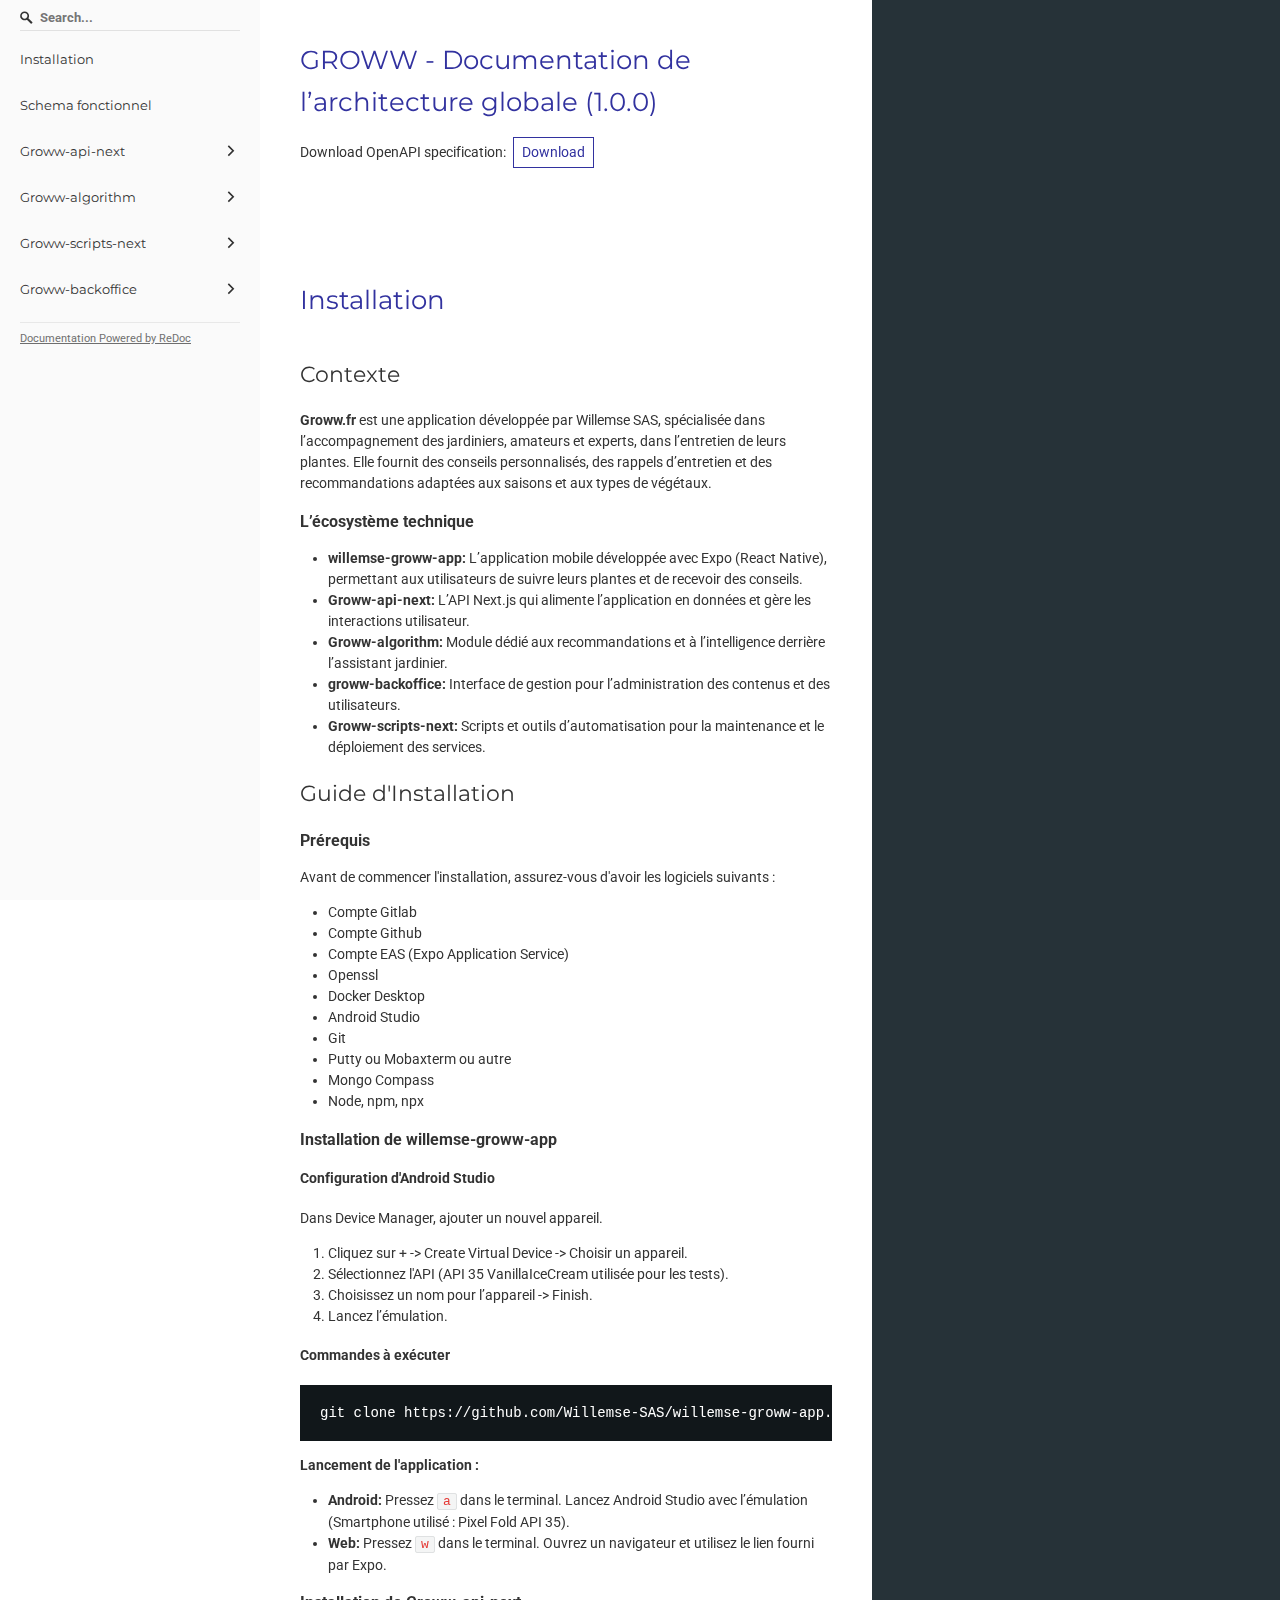
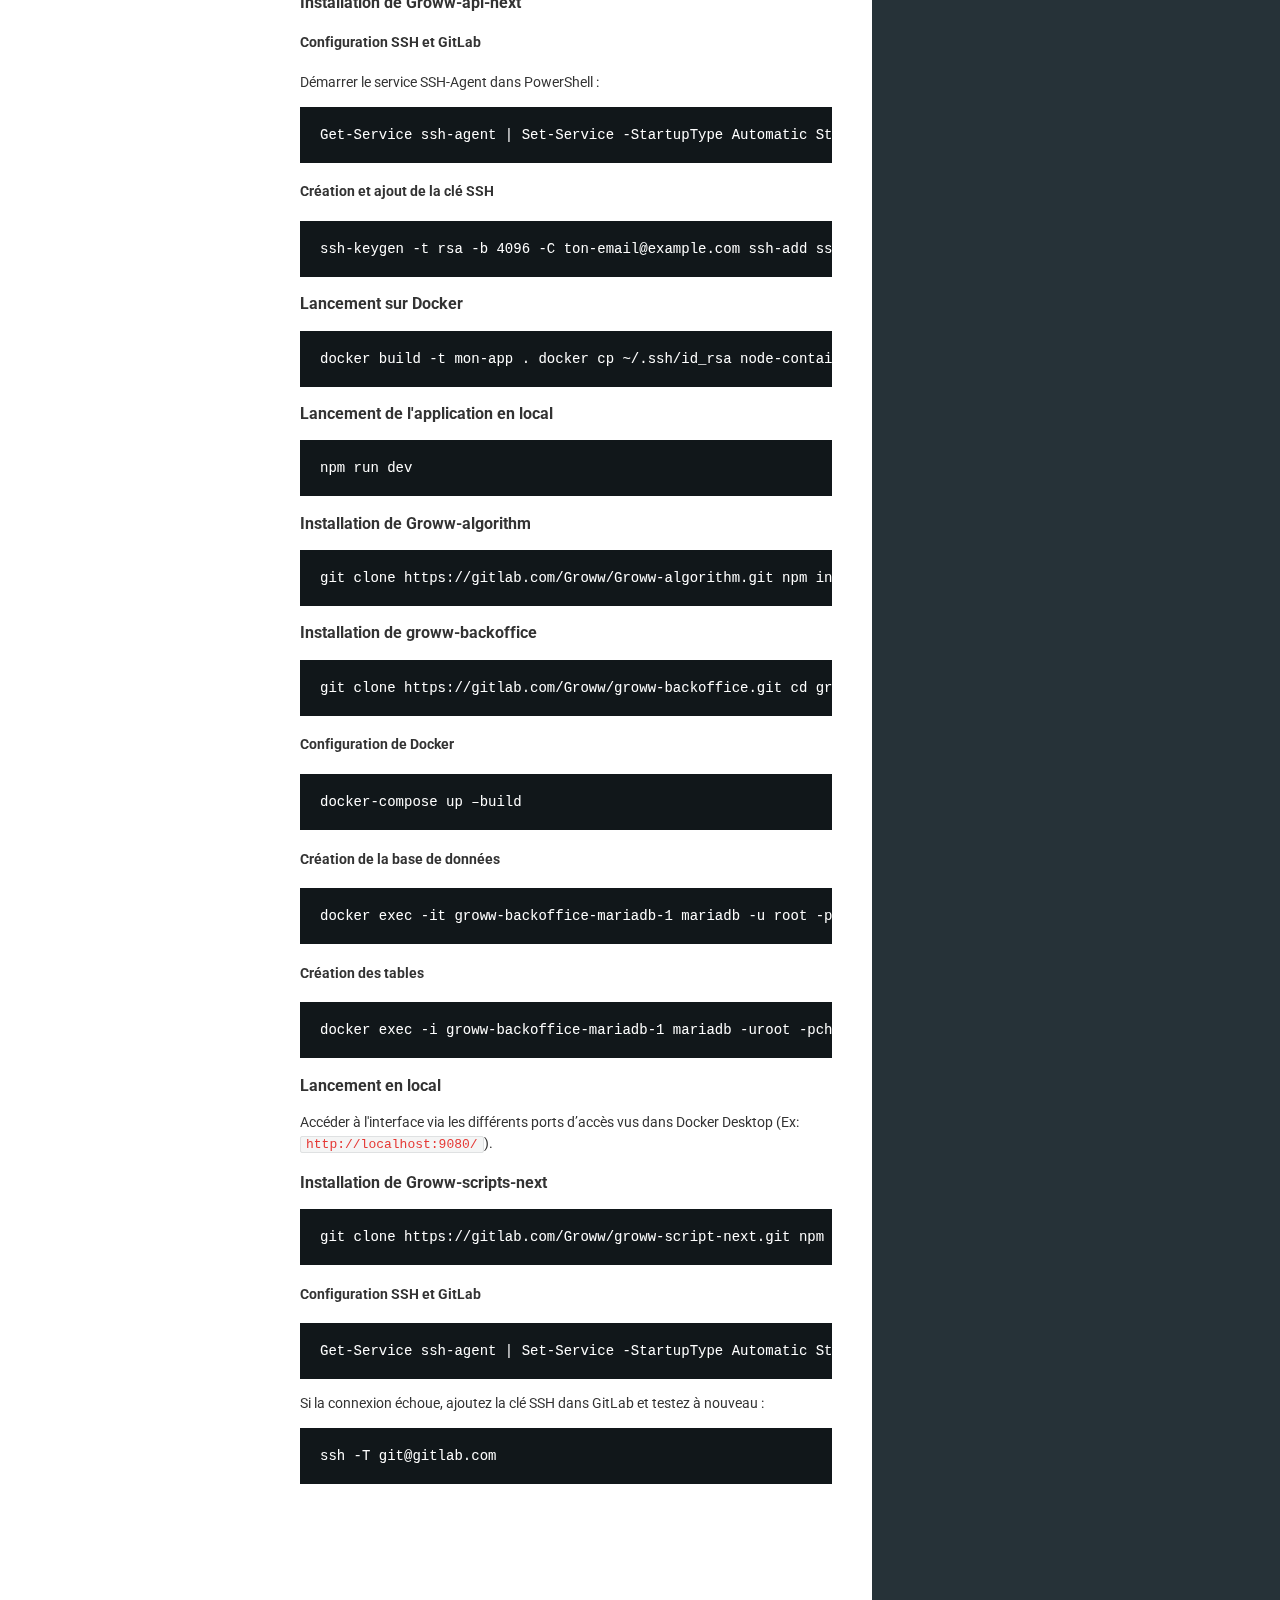
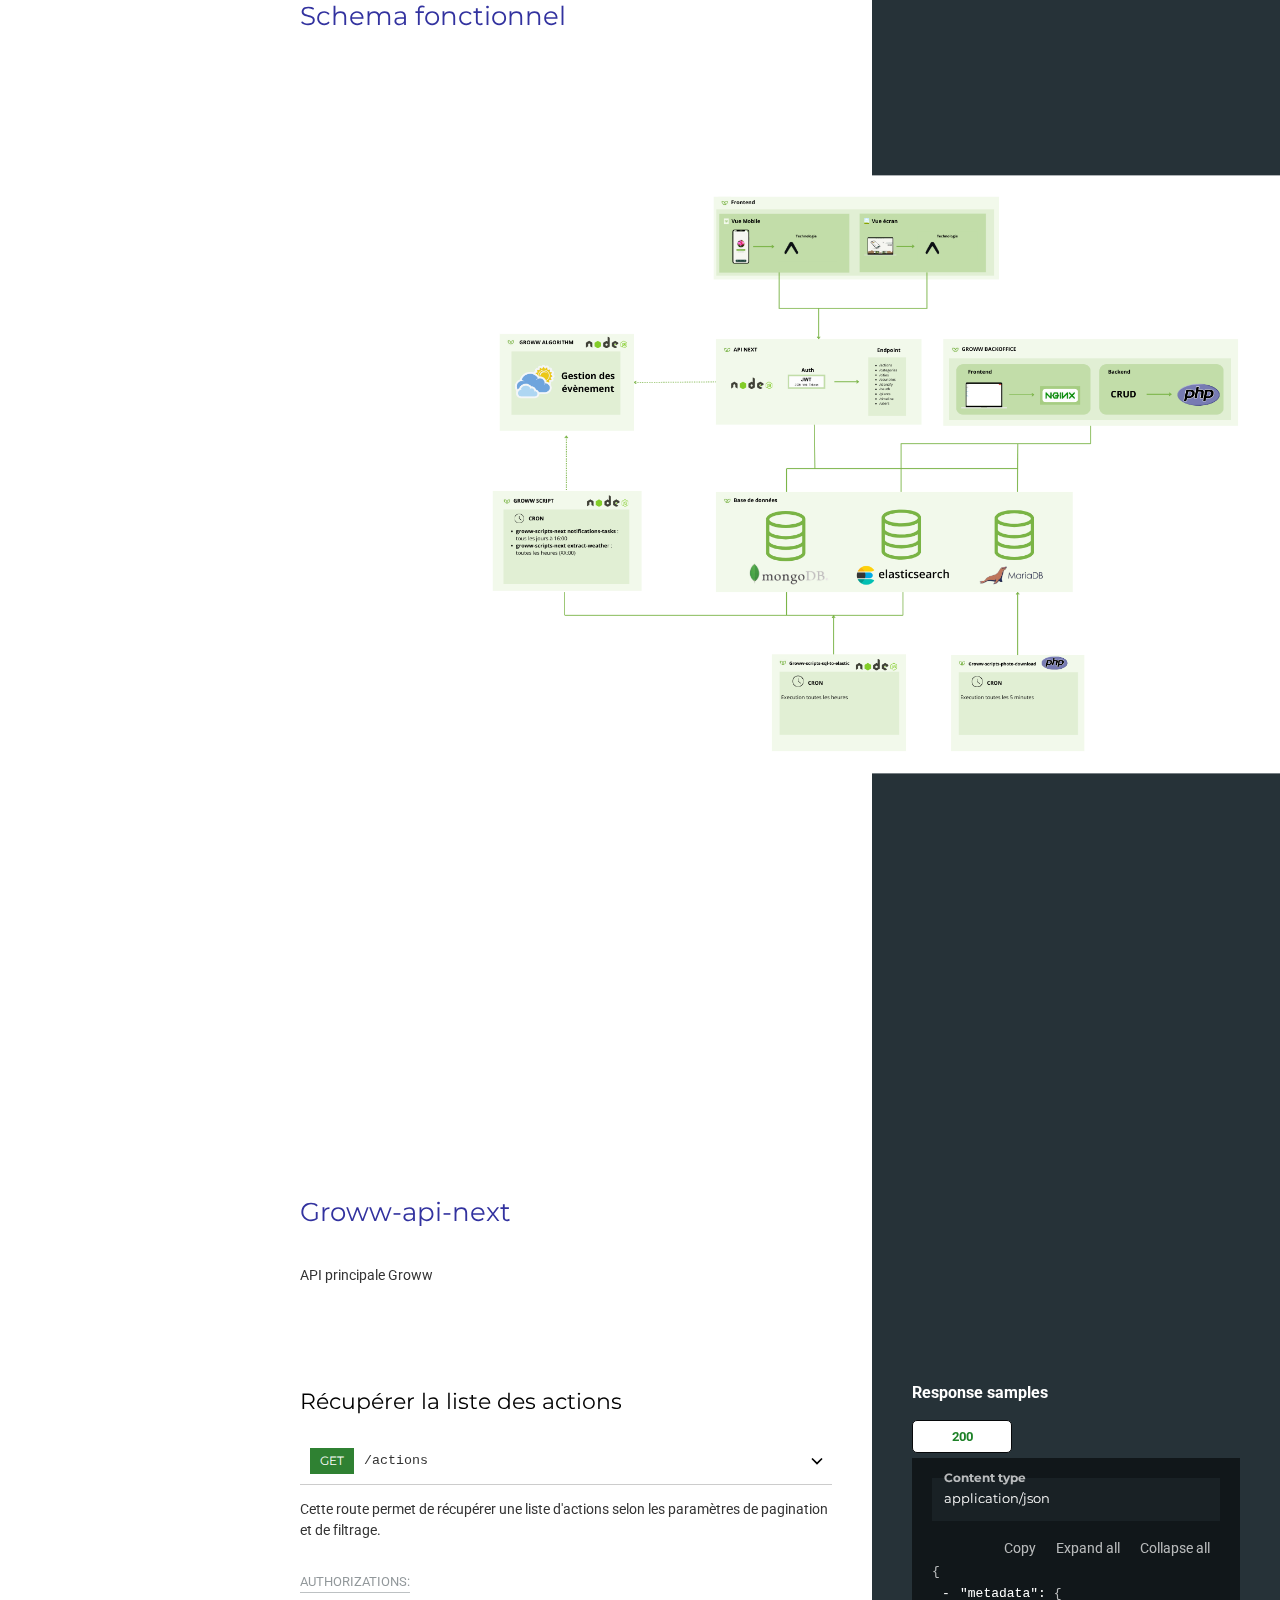
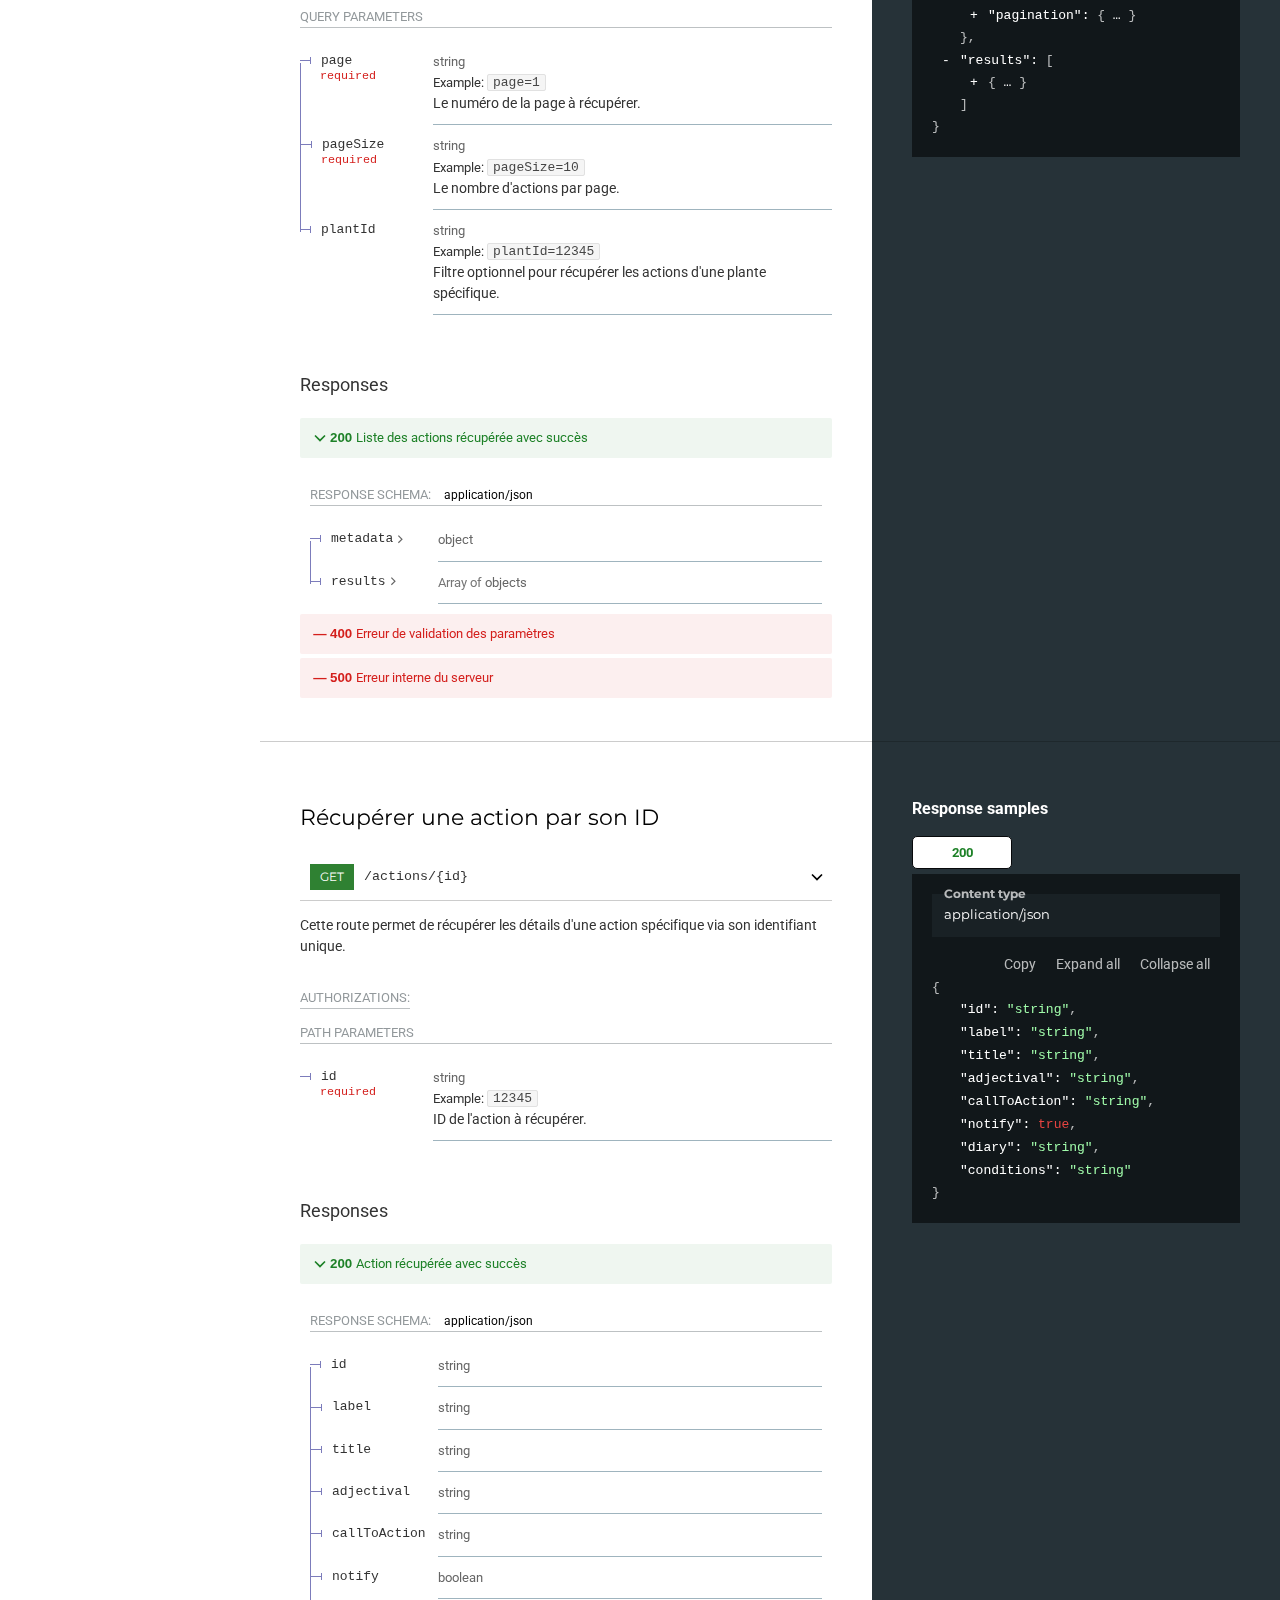
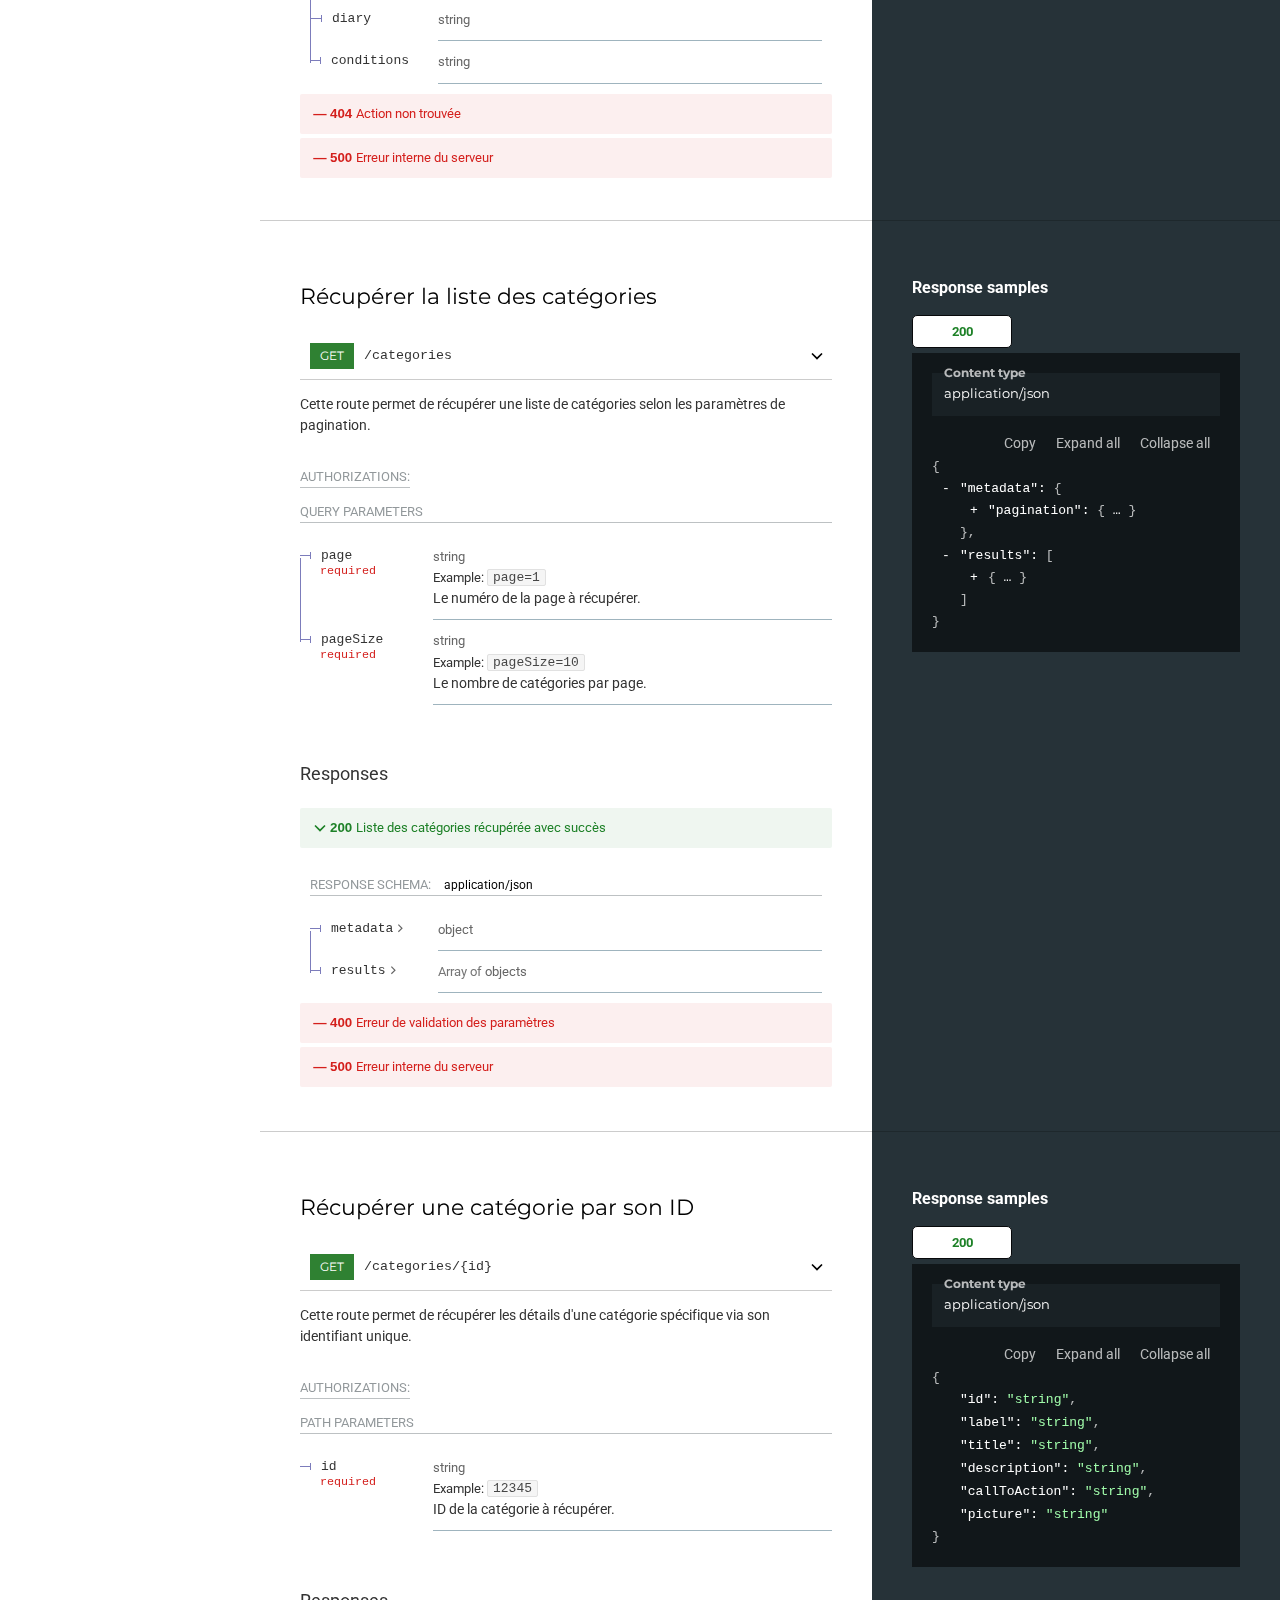
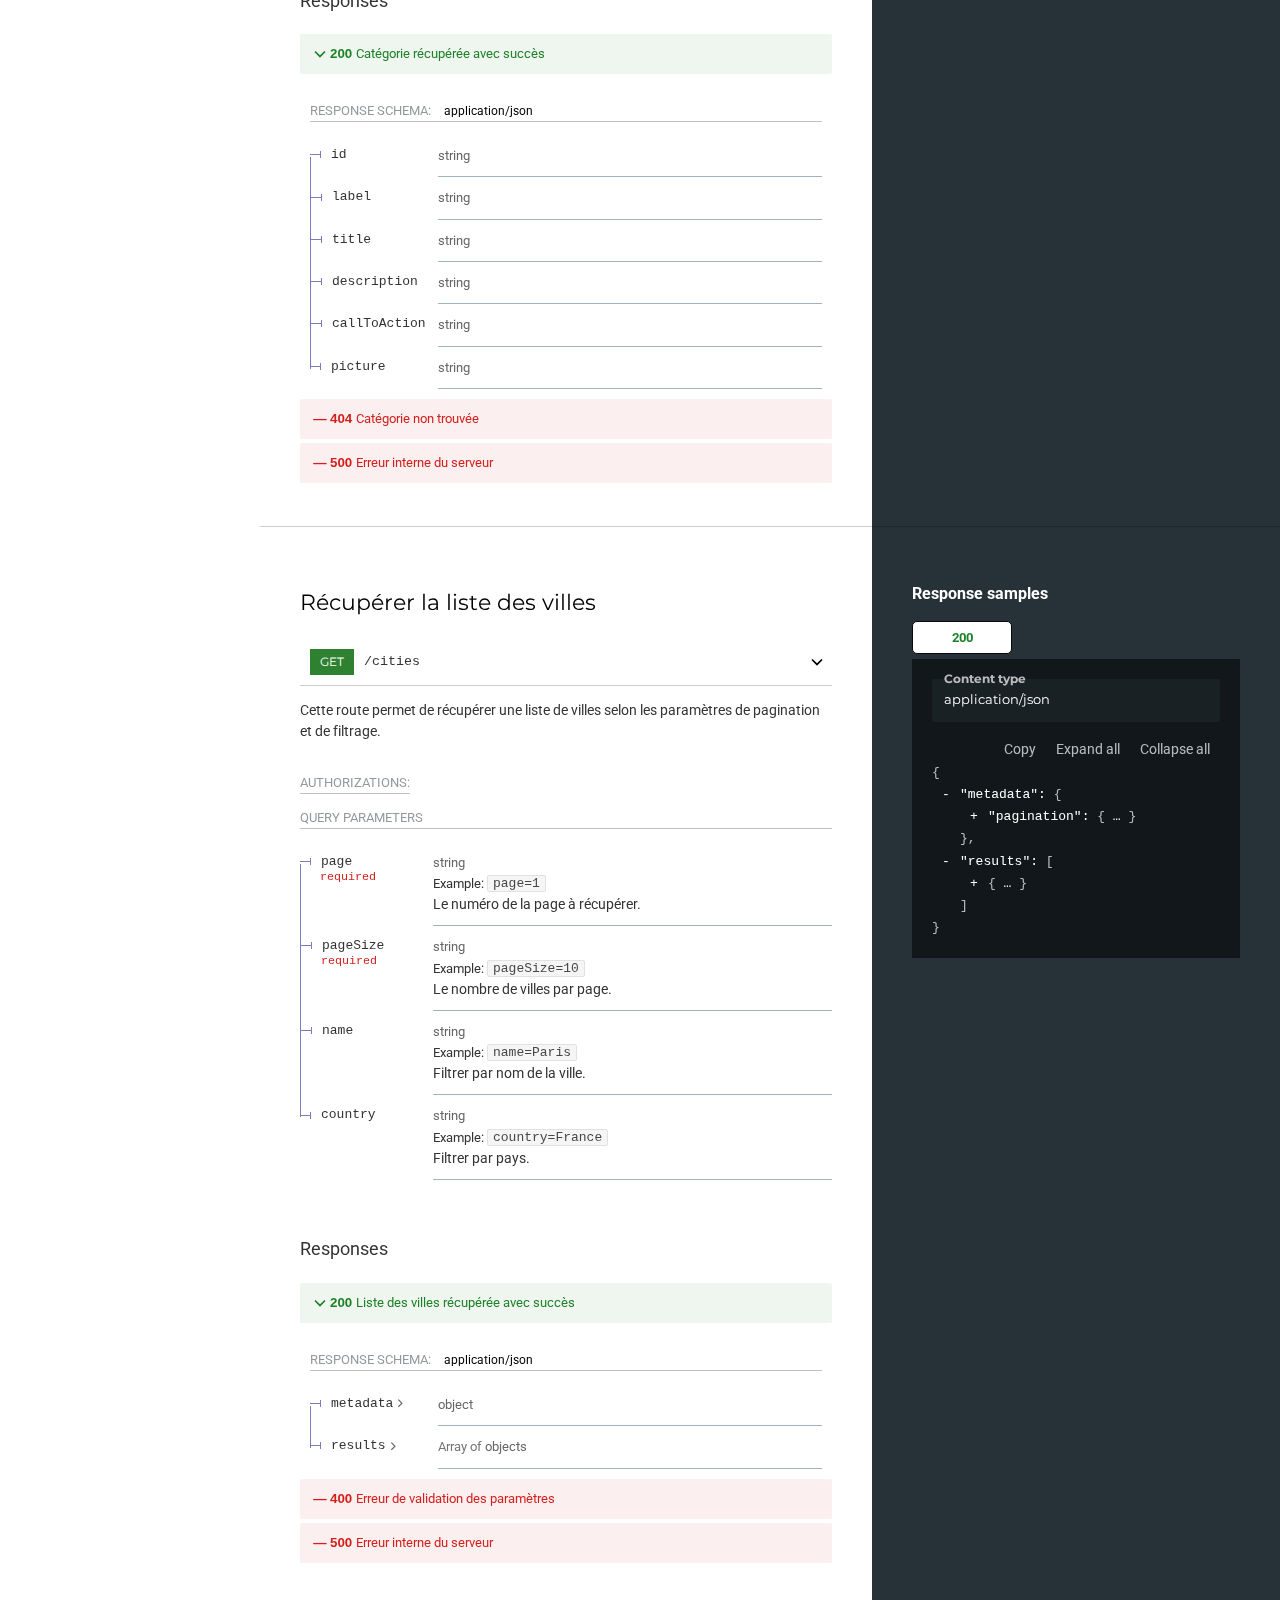
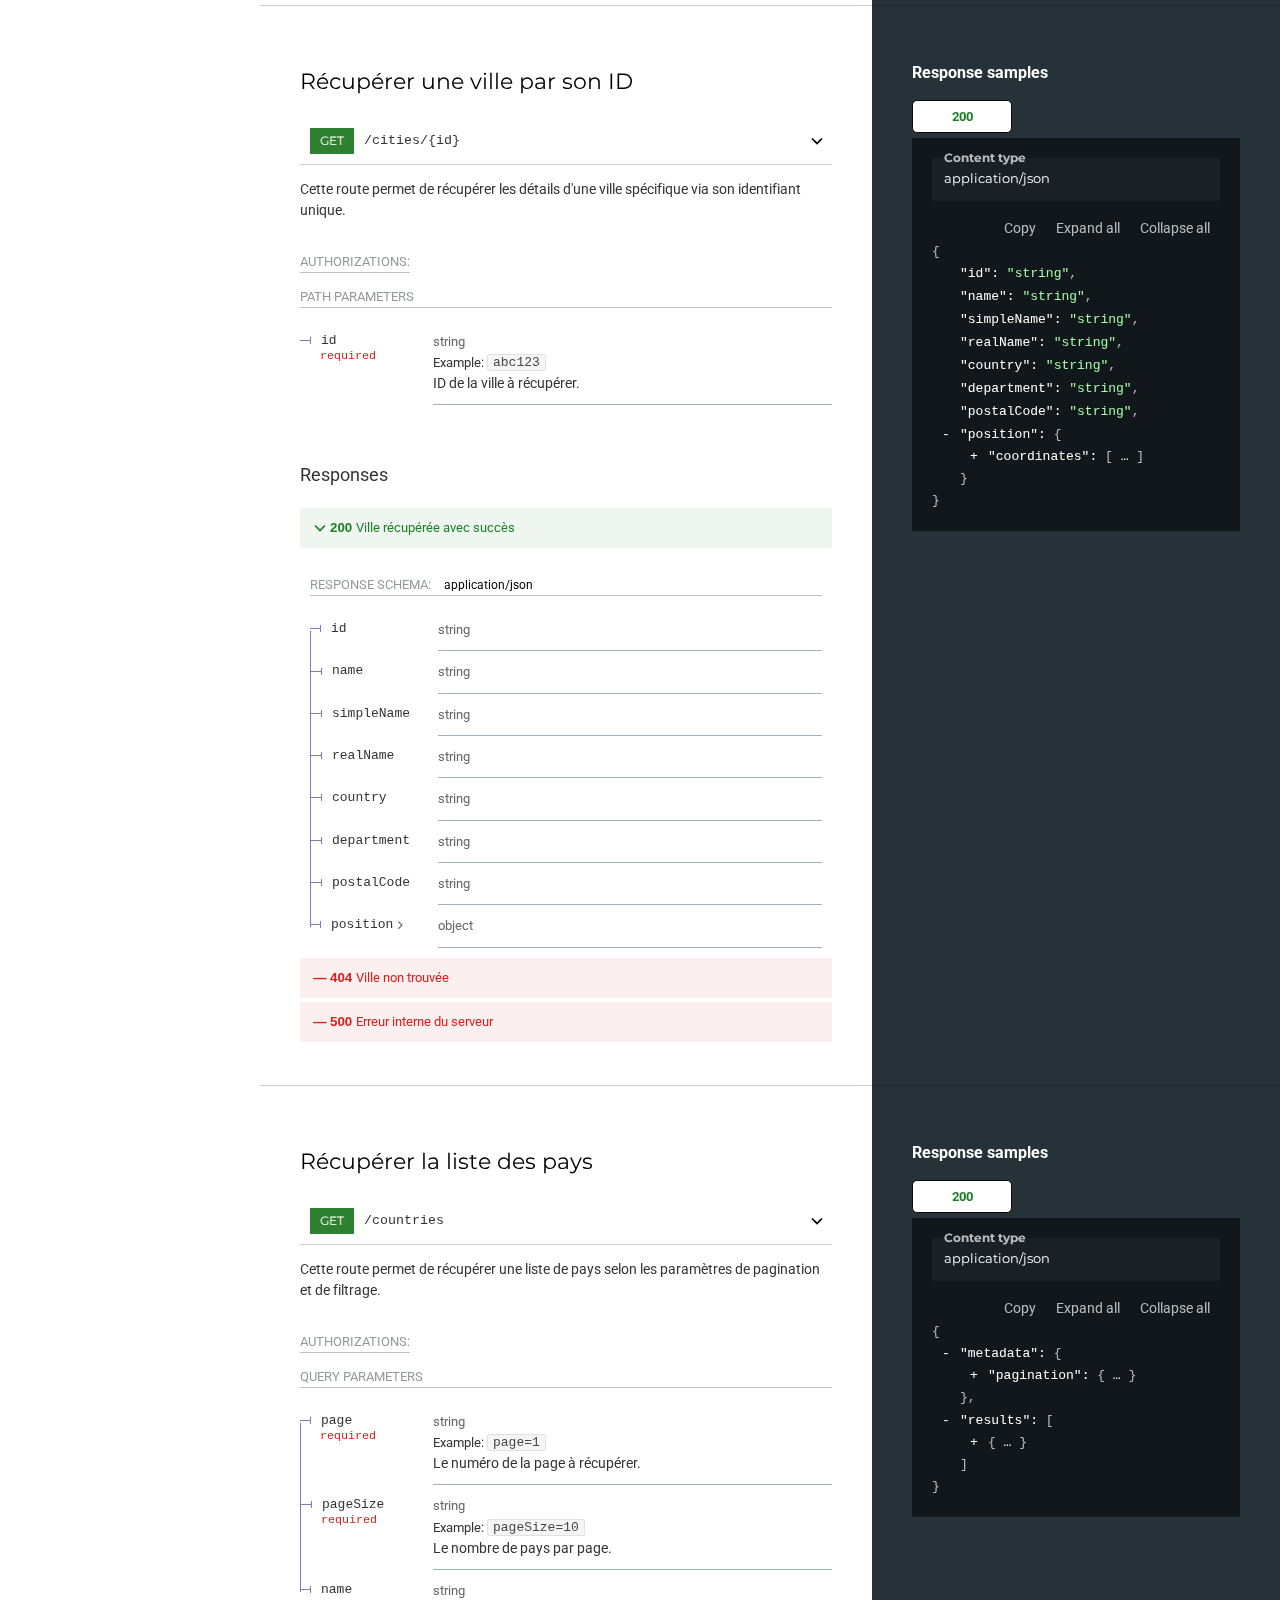
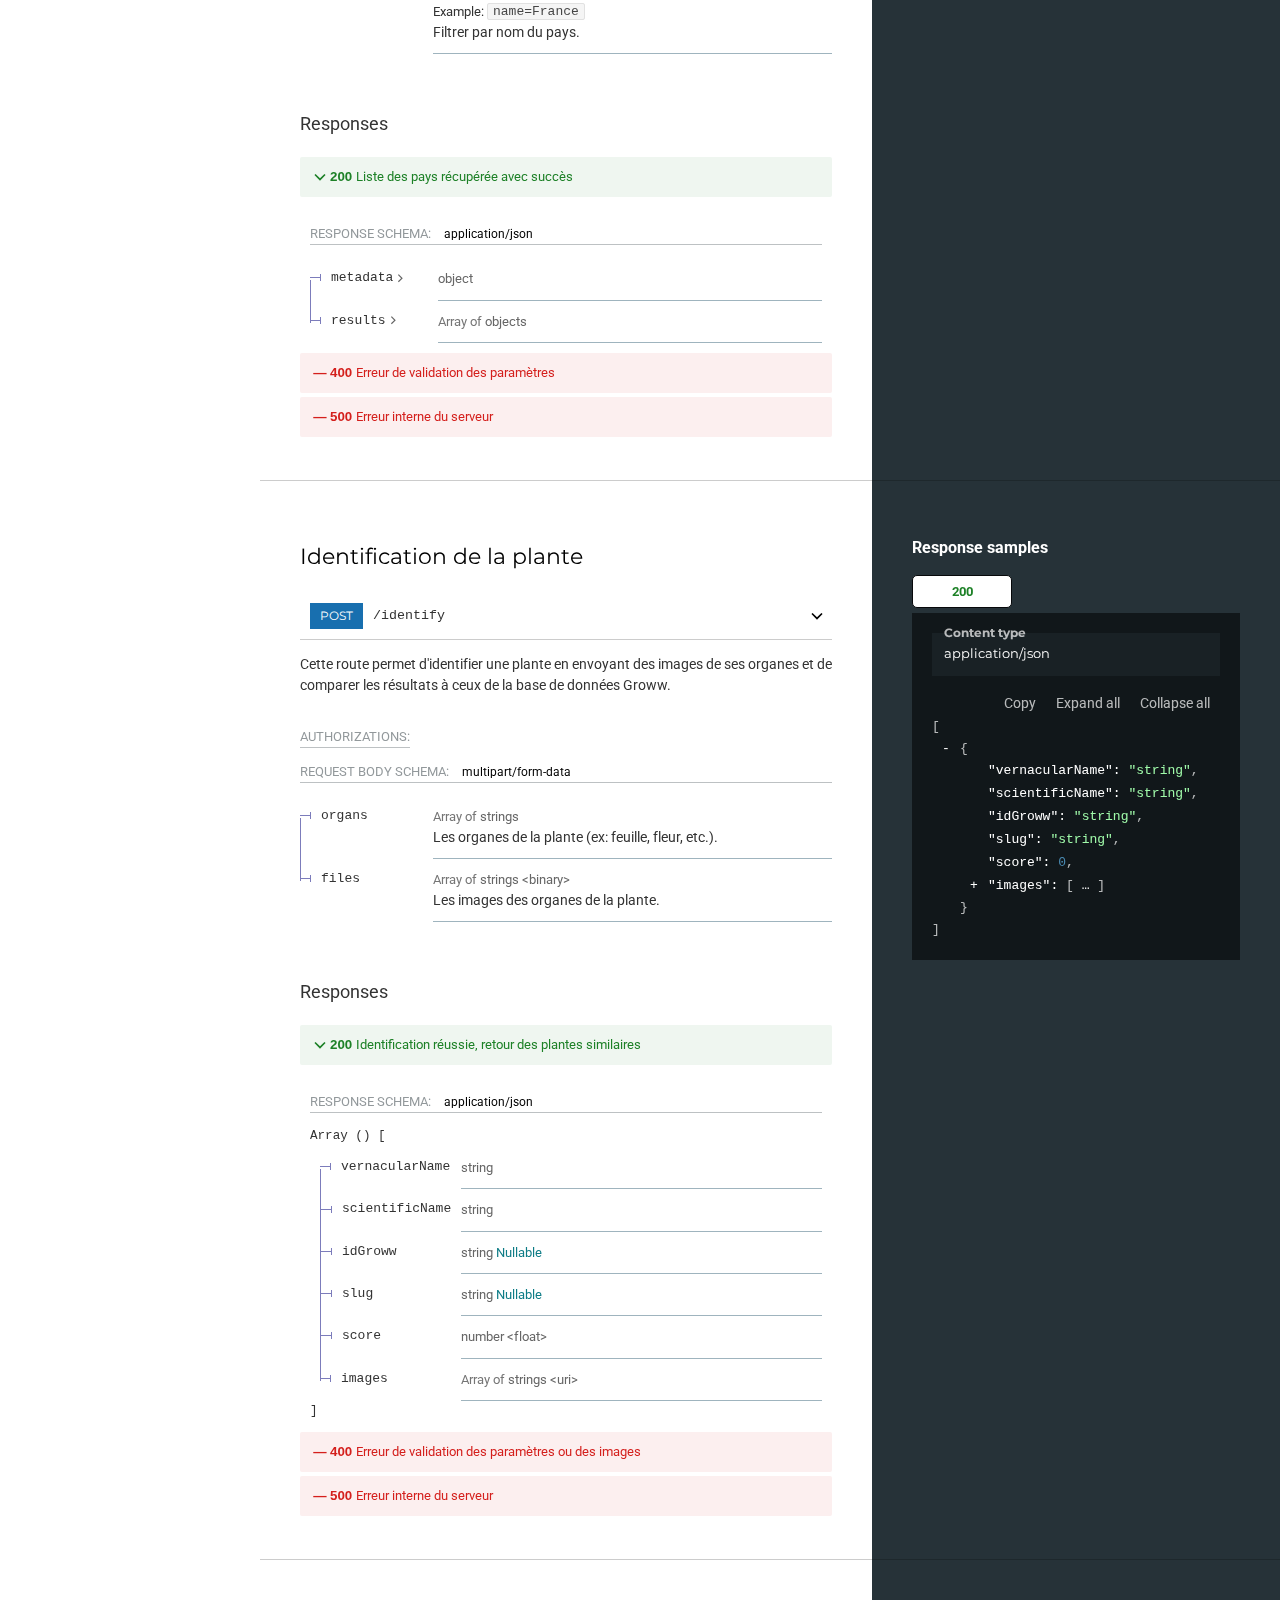
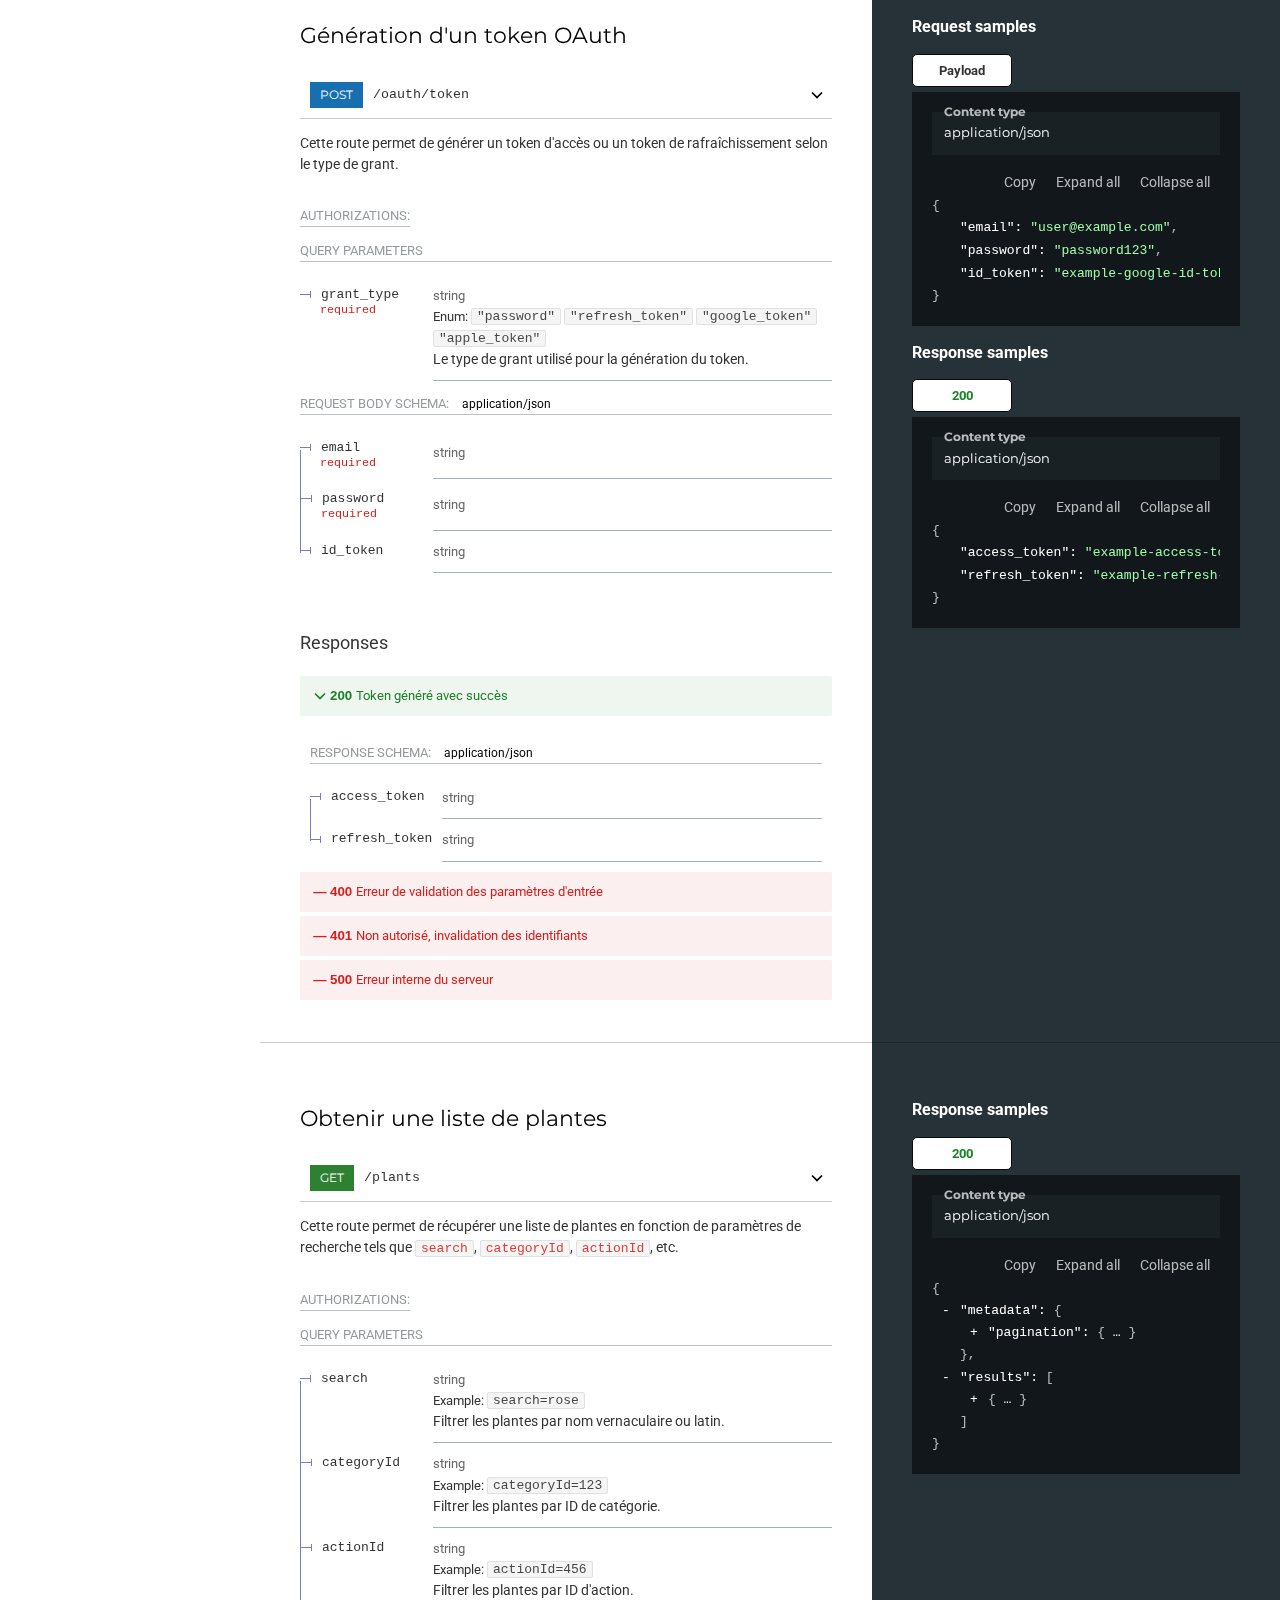
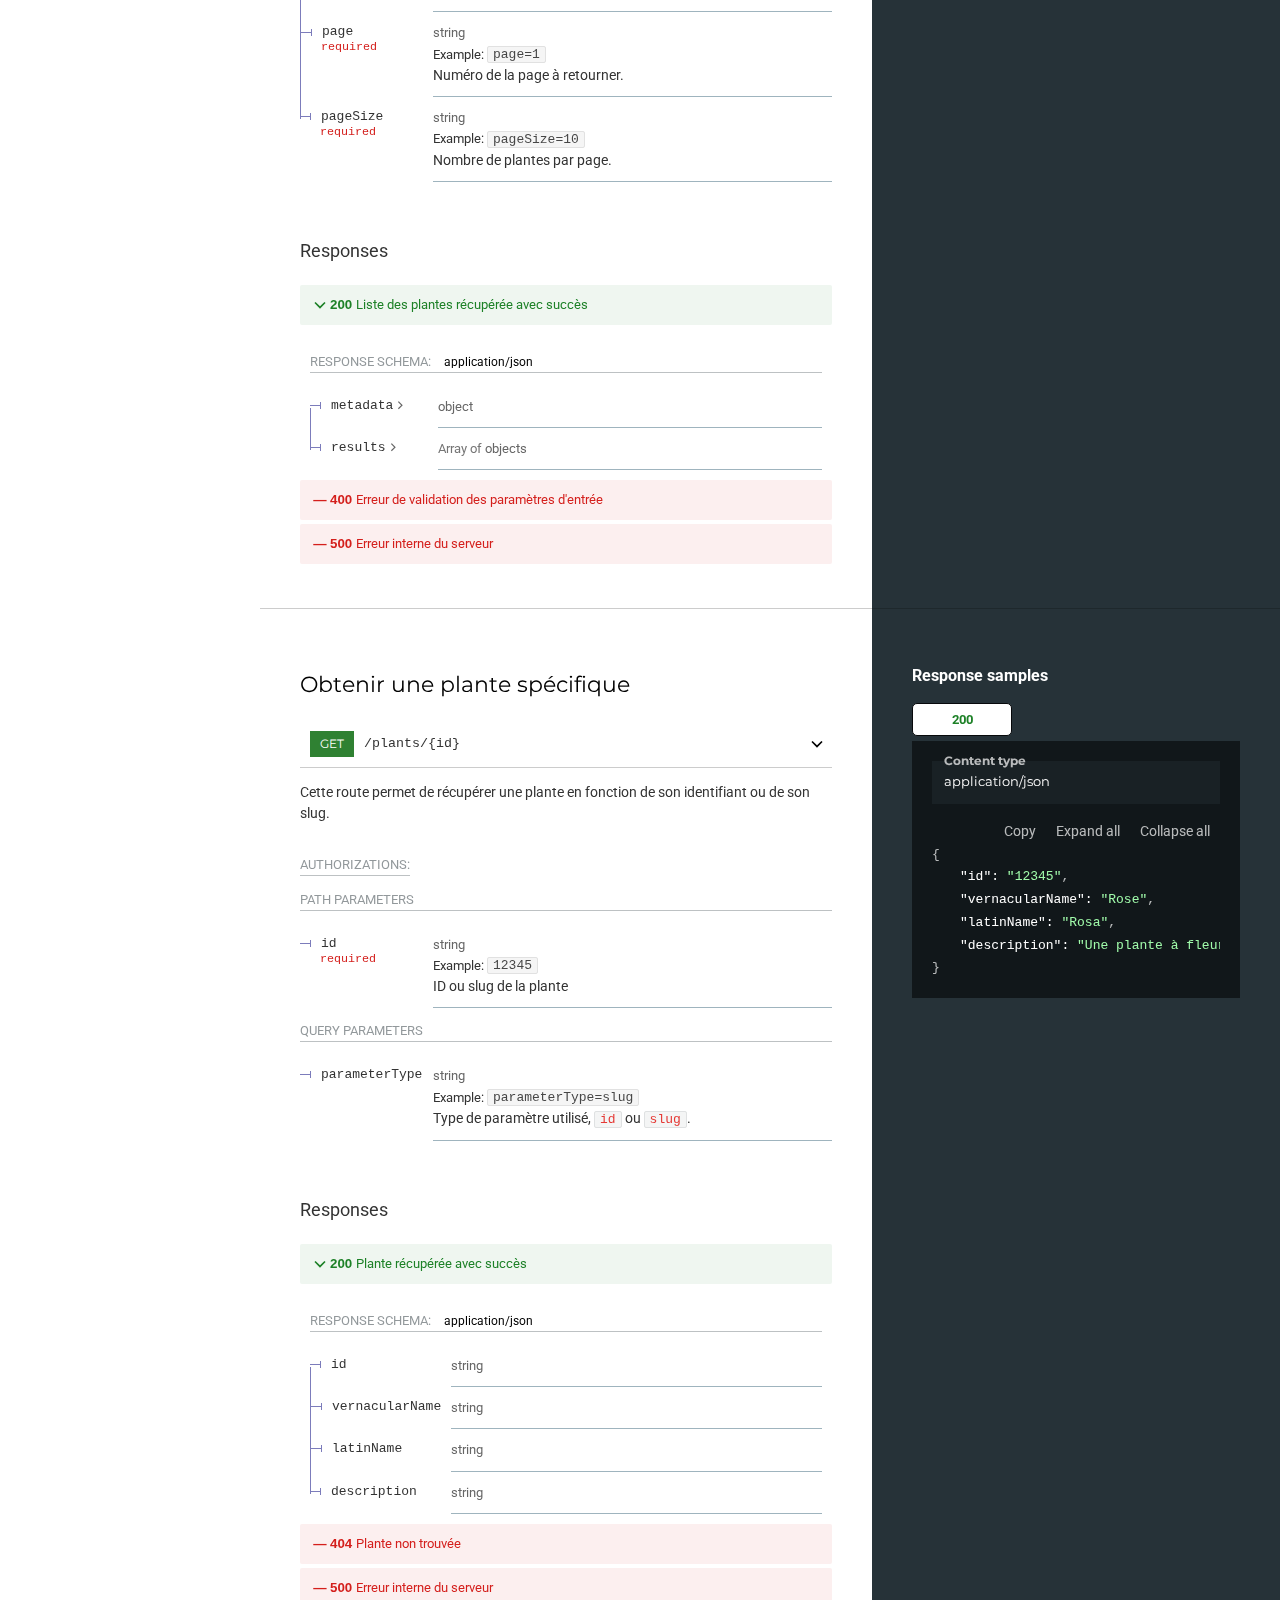
<file: index.html>
<!DOCTYPE html>
<html>
  <head>
    <title>Groww Documentation</title>
    <meta charset="utf-8" />
    <meta name="viewport" content="width=device-width, initial-scale=1" />
    <link href="./cssfamily.css" rel="stylesheet" />

    <link rel="manifest" href="manifest.json" />
    <link rel="icon" href="icon_groww.png" />

    <style>
      body {
        margin: 0;
        padding: 0;
      }
    </style>

  </head>
  <body>
    <redoc spec-url="/swagger.json" expand-responses="200,201" path-in-middle-panel="true"></redoc>
    <script src="redoc.standalone.js"></script>
  </body>
</html>
</file>
<file: cssfamily.css>
@font-face {
  font-family: 'Montserrat';
  font-style: normal;
  font-weight: 300;
  src: url(JTUHjIg1_i6t8kCHKm4532VJOt5-QNFgpCs16Hw5aX8.ttf) format('truetype');
}
@font-face {
  font-family: 'Montserrat';
  font-style: normal;
  font-weight: 400;
  src: url(JTUHjIg1_i6t8kCHKm4532VJOt5-QNFgpCtr6Hw5aX8.ttf) format('truetype');
}
@font-face {
  font-family: 'Montserrat';
  font-style: normal;
  font-weight: 700;
  src: url(JTUHjIg1_i6t8kCHKm4532VJOt5-QNFgpCuM73w5aX8.ttf) format('truetype');
}
@font-face {
  font-family: 'Roboto';
  font-style: normal;
  font-weight: 300;
  font-stretch: normal;
  src: url(KFOMCnqEu92Fr1ME7kSn66aGLdTylUAMQXC89YmC2DPNWuaabVmUiA8.ttf) format('truetype');
}
@font-face {
  font-family: 'Roboto';
  font-style: normal;
  font-weight: 400;
  font-stretch: normal;
  src: url(KFOMCnqEu92Fr1ME7kSn66aGLdTylUAMQXC89YmC2DPNWubEbVmUiA8.ttf) format('truetype');
}
@font-face {
  font-family: 'Roboto';
  font-style: normal;
  font-weight: 700;
  font-stretch: normal;
  src: url(KFOMCnqEu92Fr1ME7kSn66aGLdTylUAMQXC89YmC2DPNWuYjalmUiA8.ttf) format('truetype');
}
</file>
